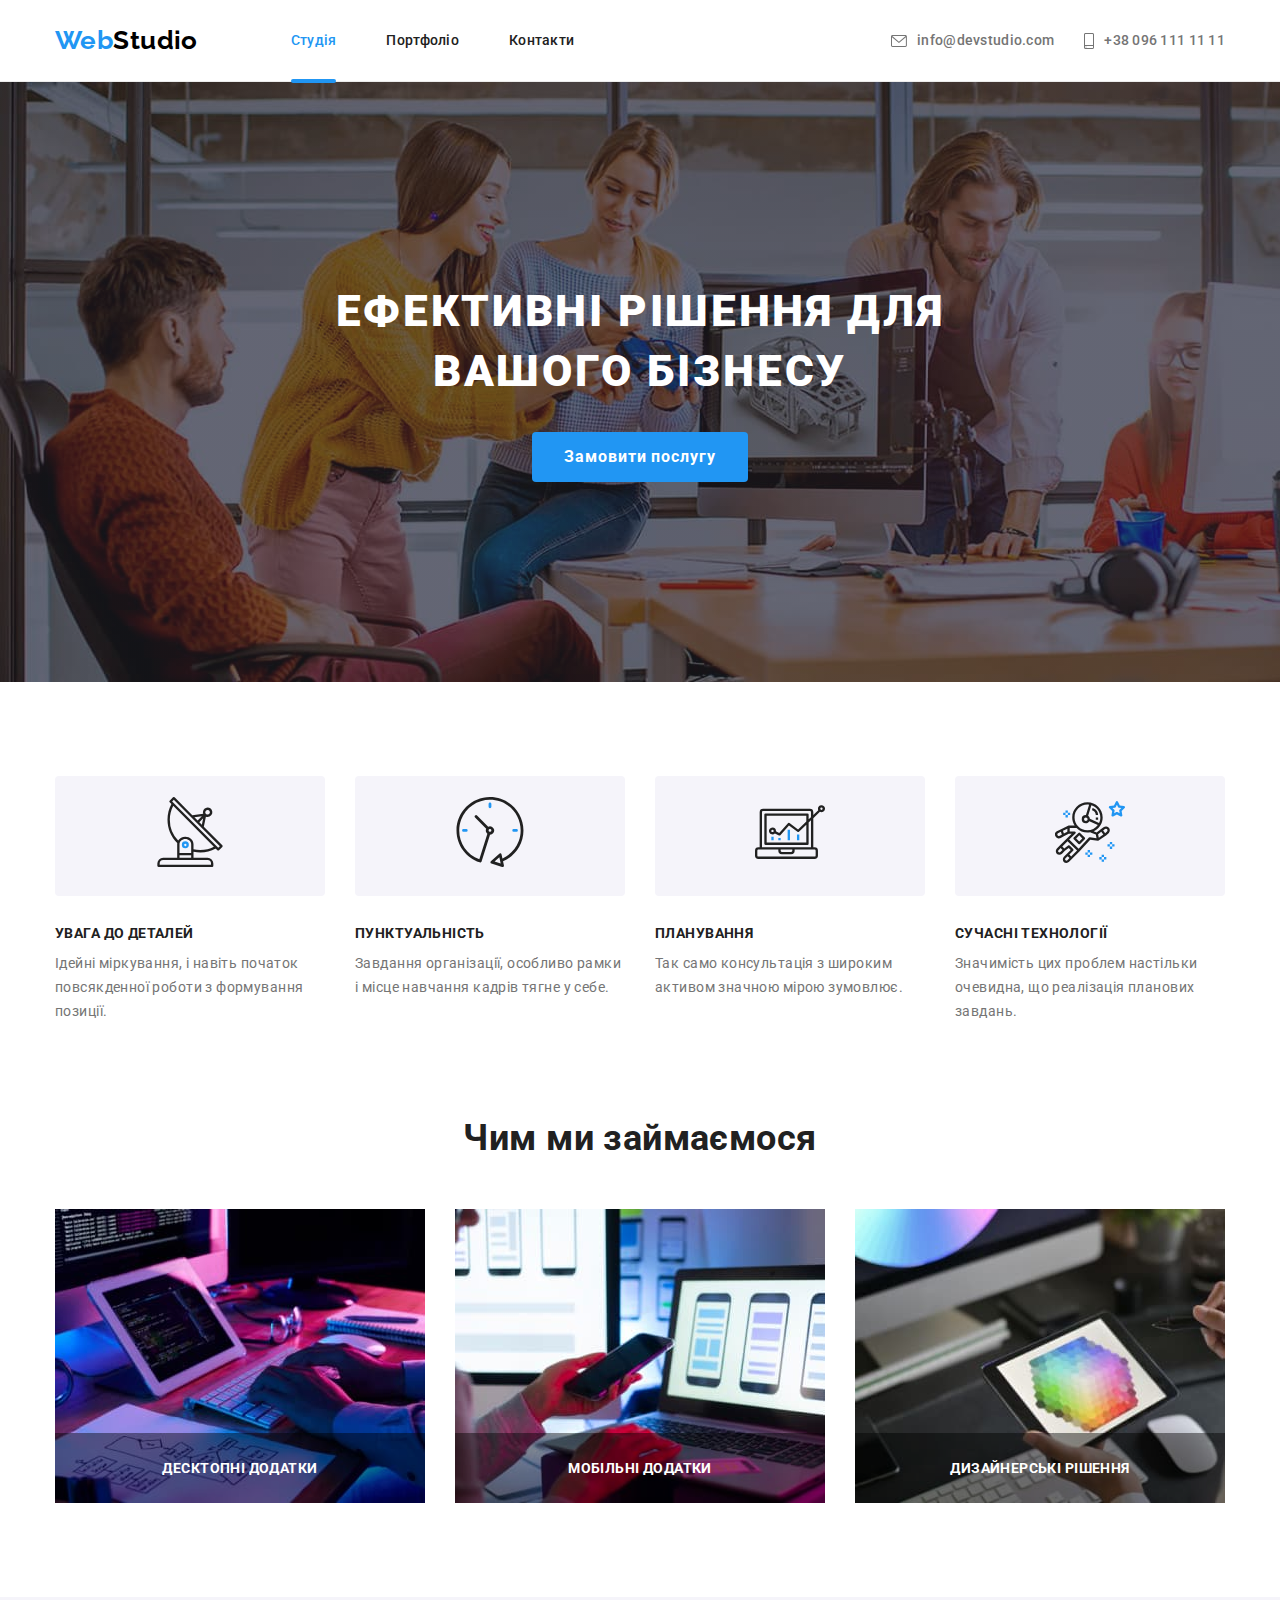
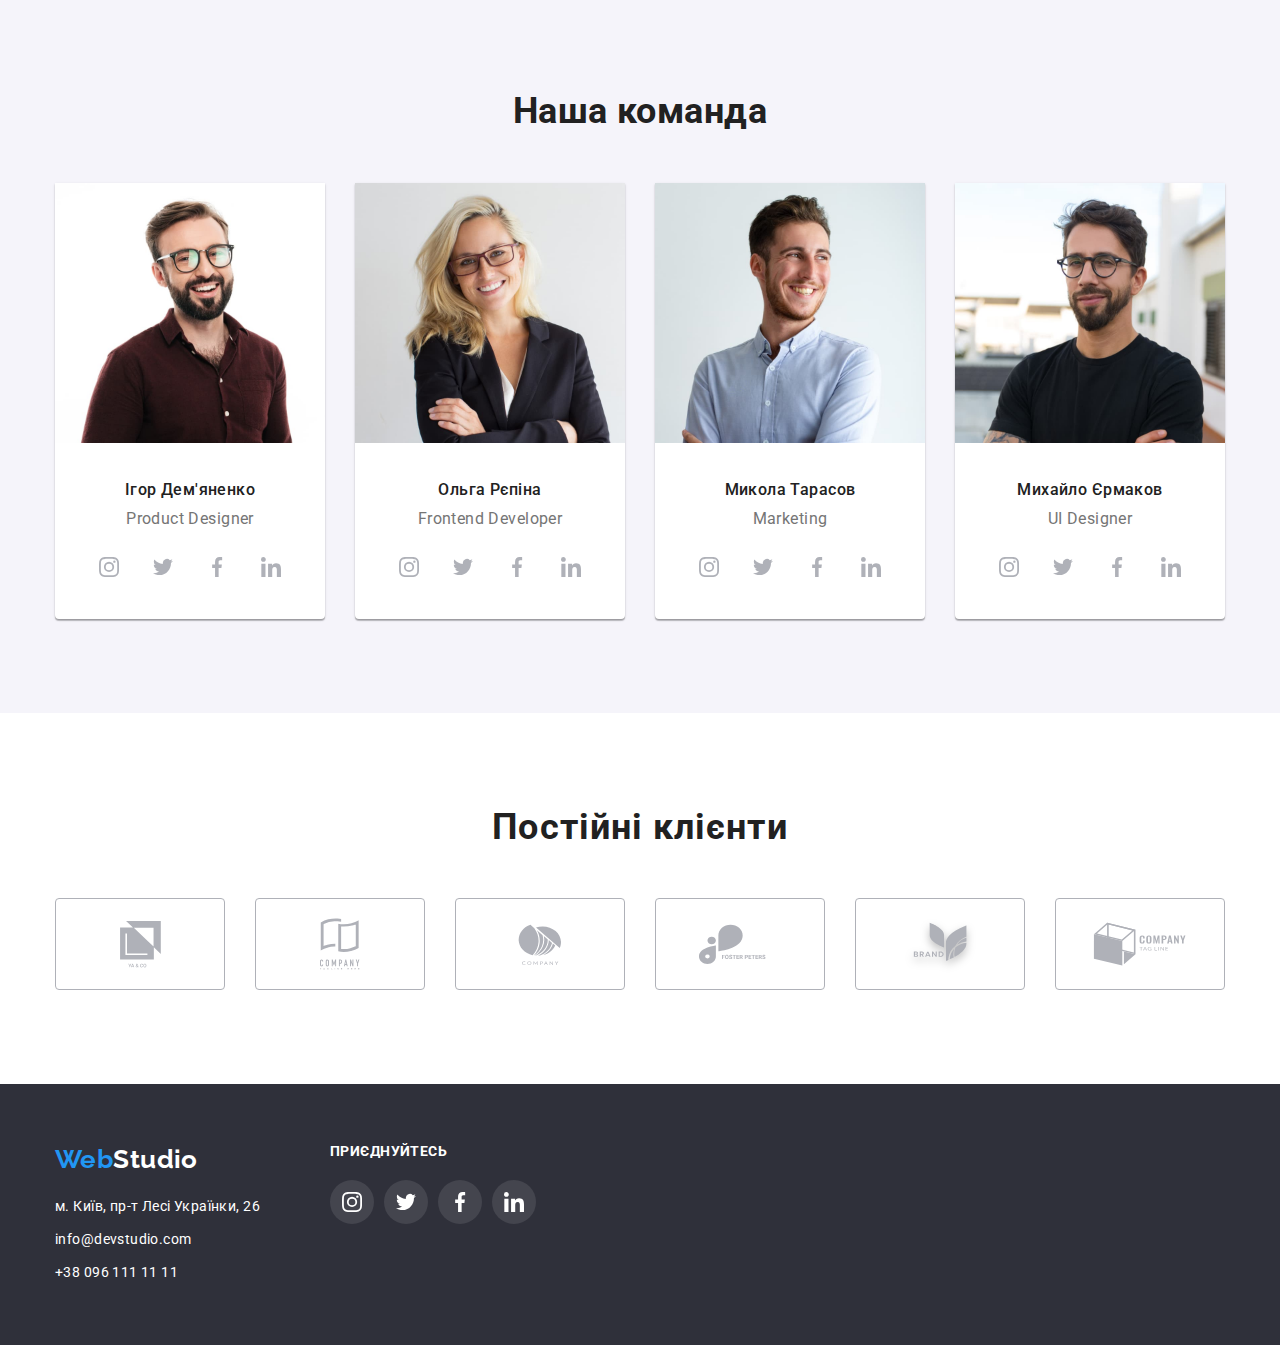
<file: index.html>
<!DOCTYPE html>
<html lang="uk">

<head>
  <meta charset="UTF-8" />
  <meta http-equiv="X-UA-Compatible" content="IE=edge" />
  <meta name="viewport" content="width=device-width, initial-scale=1.0" />
  <title>WebStudio-Головна</title>
  <link rel="preconnect" href="https://fonts.googleapis.com" />
  <link rel="preconnect" href="https://fonts.gstatic.com" crossorigin />
  <link href="https://fonts.googleapis.com/css2?family=Raleway:wght@700&family=Roboto:wght@400;500;700;900&display=swap"
    rel="stylesheet" />
  <link rel="stylesheet"
    href="https://cdnjs.cloudflare.com/ajax/libs/modern-normalize/1.1.0/modern-normalize.min.css" />
  <link rel="stylesheet" href="./css/styles.css" />
</head>

<body>
  <!-- Header -->
  <header class="page-header">
    <div class="container header">
      <nav class="main-nav">
        <a href="index.html" class="logo-head">
          <span class="logo-first">Web</span>Studio</a>
        <ul class="site-nav list">
          <li class="item">
            <a href="./index.html" class="link current">Студія</a>
          </li>
          <li class="item">
            <a href="./portfolio.html" class="link">Портфоліо</a>
          </li>
          <li class="item">
            <a href="./index.html" class="link">Контакти</a>
          </li>
        </ul>
      </nav>
      <ul class="list">
        <li class="list-item">
          <a href="mailto:info@devstudio.com" class="contacts"> <svg class="header-contacts-icon" width="16px"
              height="12px">
              <use href="./images/icons.svg#icon-envelope-hover"></use>
            </svg><span>info@devstudio.com</span></a>
        </li>
        <li class="list-item">
          <a href="tell:+38096111111" class="contacts"><svg class="header-contacts-icon" width="10px" height="16px">
              <use href="./images/icons.svg#icon-smartphone"></use>
            </svg><span>+38 096 111 11 11</span></a>
        </li>
      </ul>
    </div>
  </header>

  <main>
    <!-- Section 1 Hero -->
    <section class="hero">
      <div class="overlay">
        <div class="container">
          <h1 class="hero-title">
            Ефективні рішення для<br />
            вашого бізнесу
          </h1>
          <button data-modal-open type="button">Замовити послугу</button>
        </div>
      </div>
    </section>

    <!-- Section 2 Privileges -->
    <section class="section-privileges">
      <div class="container privileges">
        <h2 class="section-title visually-hidden">Привілегії</h2>
        <ul class="list">
          <li class="privileges-item">
            <div class="privileges-card">
              <div class="privileges-card-inner">
                <svg class="privileges-card-icon" width="70" height="70">
                  <use href="./images/icons.svg#icon-antenna-1"></use>
                </svg>
              </div>
            </div>
            <h3 class="privileges-title">увага до деталей</h3>
            <p class="privileges-description">
              Ідейні міркування, і навіть початок повсякденної роботи з
              формування позиції.
            </p>
          </li>
          <li class="privileges-item">
            <div class="privileges-card">
              <div class="privileges-card-inner">
                <svg class="privileges-card-icon" width="70" height="70">
                  <use href="./images/icons.svg#icon-clock-1"></use>
                </svg>
              </div>
            </div>
            <h3 class="privileges-title">пунктуальність</h3>
            <p class="privileges-description">
              Завдання організації, особливо рамки і місце навчання кадрів
              тягне у себе.
            </p>
          </li>
          <li class="privileges-item">
            <div class="privileges-card">
              <div class="privileges-card-inner">
                <svg class="privileges-card-icon" width="70" height="70">
                  <use href="./images/icons.svg#icon-diagram-1"></use>
                </svg>
              </div>
            </div>
            <h3 class="privileges-title">планування</h3>
            <p class="privileges-description">
              Так само консультація з широким активом значною мірою зумовлює.
            </p>
          </li>
          <li class="privileges-item">
            <div class="privileges-card">
              <div class="privileges-card-inner">
                <svg class="privileges-card-icon" width="70" height="70">
                  <use href="./images/icons.svg#icon-astronaut-1"></use>
                </svg>
              </div>
            </div>
            <h3 class="privileges-title">сучасні технології</h3>
            <p class="privileges-description">
              Значимість цих проблем настільки очевидна, що реалізація
              планових завдань.
            </p>
          </li>
        </ul>
    </section>
    </div>

    <!-- Section 3 Work -->
    <section class="section-work">
      <div class="container">
        <h2 class="section-title">Чим ми займаємося</h2>
        <ul class="list">
          <li class="work-item">
            <div class="work-img-container">
              <img src="./images/img1.jpg" alt="Десктопні додатки" width="370" />
              <p class="work-img-content">десктопні додатки</p>
            </div>
          </li>
          <li class="work-item">
            <div class="work-img-container">
              <img src="./images/img2.jpg" alt="Мобільні додатки" width="370" />
              <p class="work-img-content">мобільні додатки</p>
            </div>
          </li>
          <li class="work-item">
            <div class="work-img-container">
              <img src="./images/img3.jpg" alt="Дизайнерські рішення" width="370" />
              <p class="work-img-content">дизайнерські рішення</p>
            </div>
          </li>
        </ul>
      </div>
    </section>

    <!-- Section 4 Team -->
    <section class="section-team">
      <div class="container">
        <h2 class="section-title">Наша команда</h2>
        <ul class="list team">
          <li class="team-item">
            <img src="./images/img.jpg" alt="перший член команди" width="270" height="260" />
            <h3 class="team-name">Ігор Дем'яненко</h3>
            <p lang="en" class="team-position">Product Designer</p>
            <ul class="team-soc-list list">
              <li class="team-soc-item"><a href="./index.html" class="team-soc-link"><svg class="team-soc-icon"
                    width="20px" height="20px">
                    <use href="./images/icons.svg#icon-instagram-2"></use>
                  </svg></a></li>
              <li class="team-soc-item"><a href="./index.html" class="team-soc-link"><svg class="team-soc-icon"
                    width="20px" height="20px">
                    <use href="./images/icons.svg#icon-twitter"></use>
                  </svg></a></li>
              <li class="team-soc-item"><a href="./index.html" class="team-soc-link"><svg class="team-soc-icon"
                    width="20px" height="20px">
                    <use href="./images/icons.svg#icon-facebook-1"></use>
                  </svg></a></li>
              <li class="team-soc-item"><a href="./index.html" class="team-soc-link"><svg class="team-soc-icon"
                    width="20px" height="20px">
                    <use href="./images/icons.svg#icon-linkedin-1"></use>
                  </svg></a></li>
            </ul>
          </li>
          <li class="team-item">
            <img src="./images/img_1.jpg" alt="другий член команди" width="270" height="260" />
            <h3 class="team-name">Ольга Рєпіна</h3>
            <p lang="en" class="team-position">Frontend Developer</p>
            <ul class="team-soc-list list">
              <li class="team-soc-item"><a href="./index.html" class="team-soc-link"><svg class="team-soc-icon"
                    width="20px" height="20px">
                    <use href="./images/icons.svg#icon-instagram-2"></use>
                  </svg></a></li>
              <li class="team-soc-item"><a href="./index.html" class="team-soc-link"><svg class="team-soc-icon"
                    width="20px" height="20px">
                    <use href="./images/icons.svg#icon-twitter"></use>
                  </svg></a></li>
              <li class="team-soc-item"><a href="./index.html" class="team-soc-link"><svg class="team-soc-icon"
                    width="20px" height="20px">
                    <use href="./images/icons.svg#icon-facebook-1"></use>
                  </svg></a></li>
              <li class="team-soc-item"><a href="./index.html" class="team-soc-link"><svg class="team-soc-icon"
                    width="20px" height="20px">
                    <use href="./images/icons.svg#icon-linkedin-1"></use>
                  </svg></a></li>
            </ul>
          </li>
          <li class="team-item">
            <img src="./images/img_2.jpg" alt=" третій член команди" width="270" height="260" />
            <h3 class="team-name">Микола Тарасов</h3>
            <p lang="en" class="team-position">Marketing</p>
            <ul class="team-soc-list list">
              <li class="team-soc-item"><a href="./index.html" class="team-soc-link"><svg class="team-soc-icon"
                    width="20px" height="20px">
                    <use href="./images/icons.svg#icon-instagram-2"></use>
                  </svg></a></li>
              <li class="team-soc-item"><a href="./index.html" class="team-soc-link"><svg class="team-soc-icon"
                    width="20px" height="20px">
                    <use href="./images/icons.svg#icon-twitter"></use>
                  </svg></a></li>
              <li class="team-soc-item"><a href="./index.html" class="team-soc-link"><svg class="team-soc-icon"
                    width="20px" height="20px">
                    <use href="./images/icons.svg#icon-facebook-1"></use>
                  </svg></a></li>
              <li class="team-soc-item"><a href="./index.html" class="team-soc-link"><svg class="team-soc-icon"
                    width="20px" height="20px">
                    <use href="./images/icons.svg#icon-linkedin-1"></use>
                  </svg></a></li>
            </ul>
          </li>
          <li class="team-item">
            <img src="./images/img_3.jpg" alt="четвертий член команди" width="270" height="260" />
            <h3 class="team-name">Михайло Єрмаков</h3>
            <p lang="en" class="team-position">UI Designer</p>
            <ul class="team-soc-list list">
              <li class="team-soc-item"><a href="./index.html" class="team-soc-link"><svg class="team-soc-icon"
                    width="20px" height="20px">
                    <use href="./images/icons.svg#icon-instagram-2"></use>
                  </svg></a></li>
              <li class="team-soc-item"><a href="./index.html" class="team-soc-link"><svg class="team-soc-icon"
                    width="20px" height="20px">
                    <use href="./images/icons.svg#icon-twitter"></use>
                  </svg></a></li>
              <li class="team-soc-item"><a href="./index.html" class="team-soc-link"><svg class="team-soc-icon"
                    width="20px" height="20px">
                    <use href="./images/icons.svg#icon-facebook-1"></use>
                  </svg></a></li>
              <li class="team-soc-item"><a href="./index.html" class="team-soc-link"><svg class="team-soc-icon"
                    width="20px" height="20px">
                    <use href="./images/icons.svg#icon-linkedin-1"></use>
                  </svg></a></li>
            </ul>
          </li>
        </ul>
      </div>
    </section>

    <!-- Section 5 Clients -->
    <section class="section-clients">
      <div class="clients-container container">
        <h2 class="clients">Постійні клієнти</h2>
        <ul class="clients-list list">
          <li class="clients-item"><a href="" class="clients-link"><svg class="clients-icon" width="41px"
                height="46.7px">
                <use href="./images/icons.svg#icon-group"></use>
              </svg></a></li>
          <li class="clients-item"><a href="" class="clients-link"><svg class="clients-icon" width="40px" height="52px">
                <use href="./images/icons.svg#icon-group-1"></use>
              </svg></a></li>
          <li class="clients-item"><a href="" class="clients-link"><svg class="clients-icon" width="43.46px"
                height="41.18px">
                <use href="./images/icons.svg#icon-group-2"></use>
              </svg></a></li>
          <li class="clients-item"><a href="" class="clients-link"><svg class="clients-icon" width="84.44px"
                height="40.62px">
                <use href="./images/icons.svg#icon-group-3"></use>
              </svg></a></li>
          <li class="clients-item"><a href="" class="clients-link"><svg class="clients-icon brand" width="62.54px"
                height="45.43px">
                <use href="./images/icons.svg#icon-group-4"></use>
              </svg></a></li>
          <li class="clients-item"><a href="" class="clients-link"><svg class="clients-icon" width="93.79px"
                height="43.93px">
                <use href="./images/icons.svg#icon-group-5"></use>
              </svg></a></li>
        </ul>
      </div>
    </section>
  </main>
  <!-- Footer -->
  <footer>
    <div class="container footer">
      <div class="footer-addres">
        <a href="/" class="logo-footer"><span class="logo-first">Web</span>Studio</a>
        <address class="address">
          <ul class="list footer">
            <li class="footer-item">
              <a href="https://goo.gl/maps/CPtrU1FHBa2aNyZL9" target="_blank" rel="noopener noreferrer nofollow">м.
                Київ, пр-т Лесі Українки, 26</a>
            </li>
            <li class="footer-item">
              <a href="mailto:info@devstudio.com" class="contacts-footer">info@devstudio.com</a>
            </li>
            <li class="footer-item">
              <a href="tel+380961111111" class="contacts-footer">+38 096 111 11 11</a>
            </li>
          </ul>
        </address>
      </div>
      <div class="footer-soc">
        <h2 class="join">приєднуйтесь</h2>
        <ul class="footer-soc-list list">
          <li class="footer-soc-item"><a href="./index.html" class="footer-soc-link"><svg class="footer-soc-icon"
                width="20px" height="20px">
                <use href="./images/icons.svg#icon-instagram-2"></use>
              </svg></a></li>
          <li class="footer-soc-item"><a href="./index.html" class="footer-soc-link"><svg class="footer-soc-icon"
                width="20px" height="20px">
                <use href="./images/icons.svg#icon-twitter"></use>
              </svg></a></li>
          <li class="footer-soc-item"><a href="./index.html" class="footer-soc-link"><svg class="footer-soc-icon"
                width="20px" height="20px">
                <use href="./images/icons.svg#icon-facebook-1"></use>
              </svg></a></li>
          <li class="footer-soc-item"><a href="./index.html" class="footer-soc-link"><svg class="footer-soc-icon"
                width="20px" height="20px">
                <use href="./images/icons.svg#icon-linkedin-1"></use>
              </svg></a></li>
        </ul>
      </div>
    </div>
  </footer>
  <div class="backdrop is-hidden" data-modal>
    <div class="modal">
      <button data-modal-close type="button" class="modal-btn">
        <svg class="modal-btn-icon" width="18" height="18">
          <use href="./images/close.svg#icon-Vector"></use>
        </svg>
      </button>
    </div>
  </div>
  <script src="./js/modal.js"></script>
</body>

</html>
</file>
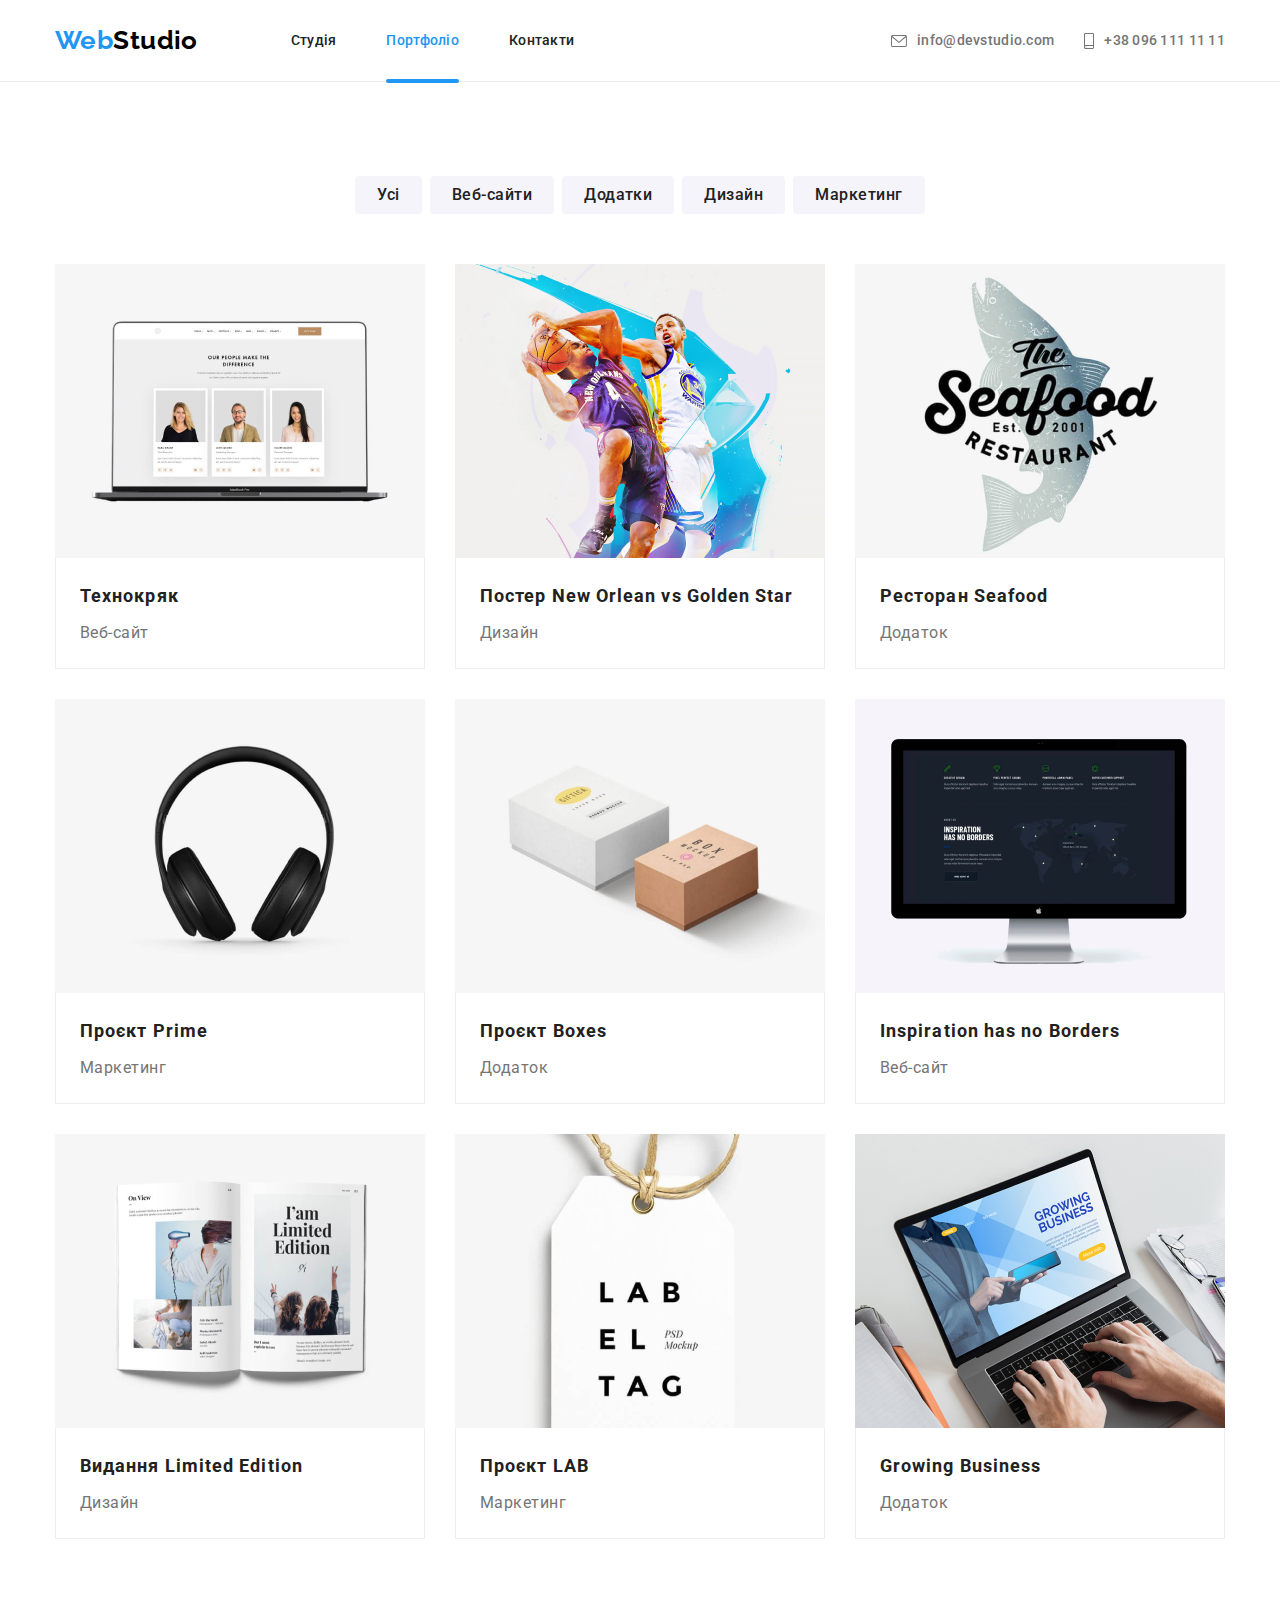
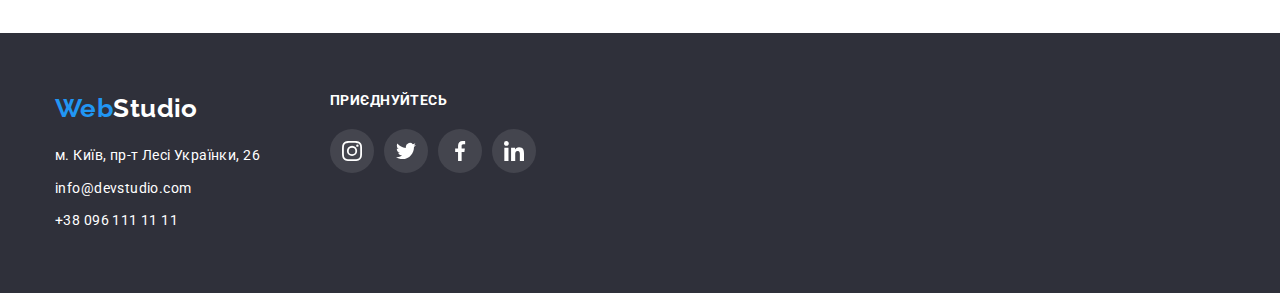
<file: portfolio.html>
<!DOCTYPE html>
<html lang="uk">

<head>
  <meta charset="UTF-8" />
  <meta http-equiv="X-UA-Compatible" content="IE=edge" />
  <meta name="viewport" content="width=device-width, initial-scale=1.0" />
  <title>Портфоліо</title>
  <link rel="preconnect" href="https://fonts.googleapis.com" />
  <link rel="preconnect" href="https://fonts.gstatic.com" crossorigin />
  <link href="https://fonts.googleapis.com/css2?family=Raleway:wght@700&family=Roboto:wght@400;500;700;900&display=swap"
    rel="stylesheet" />
  <link rel="stylesheet"
    href="https://cdnjs.cloudflare.com/ajax/libs/modern-normalize/1.1.0/modern-normalize.min.css" />

  <link rel="stylesheet" href="./css/styles.css" />
</head>

<body>
  <header class="page-header">
    <div class="container header">
      <nav class="main-nav">
        <a href="index.html" class="logo-head">
          <span class="logo-first">Web</span>Studio</a>
        <ul class="site-nav list">
          <li class="item">
            <a href="./index.html" class="link">Студія</a>
          </li>
          <li class="item">
            <a href="./portfolio.html" class="link current">Портфоліо</a>
          </li>
          <li class="item">
            <a href="./index.html" class="link">Контакти</a>
          </li>
        </ul>
      </nav>
      <ul class="list">
        <li class="list-item">
          <a href="mailto:info@devstudio.com" class="contacts">
            <svg class="header-contacts-icon" width="16px" height="12px">
              <use href="./images/icons.svg#icon-envelope-hover"></use>
            </svg><span>info@devstudio.com</span></a>
        </li>
        <!-- тестовий комент -->
        <li class="list-item">
          <a href="tell:+38096111111" class="contacts"><svg class="header-contacts-icon" width="10px" height="16px">
              <use href="./images/icons.svg#icon-smartphone"></use>
            </svg><span>+38 096 111 11 11</span></a>
        </li>
      </ul>
    </div>
  </header>

  <main>
    <div class="container">
      <section class="section our-works">
        <h1 class="section-title visually-hidden">Наші роботи</h1>
        <ul class="list btn">
          <li class="btn-item">
            <button type="button" class="button">Усі</button>
          </li>
          <li class="btn-item">
            <button type="button" class="button">Веб-сайти</button>
          </li>
          <li class="btn-item">
            <button type="button" class="button">Додатки</button>
          </li>
          <li class="btn-item">
            <button type="button" class="button">Дизайн</button>
          </li>
          <li class="btn-item">
            <button type="button" class="button">Маркетинг</button>
          </li>
        </ul>
        <ul class="list project">
          <li class="project-item">
            <a href="./portfolio.html" class="project-link">
              <div class="project-img-container">
                <img src="./images/img-1.jpg" alt="ноутбук" width="370" />
                <p class="project-img-content">Ресурс пропонує комплексні пропозиції з різним рівнем функціоналу та
                  сервісів. Все це дозволить відвідувачу отримати
                  вичерпні відомості про компанію чи приватну особу.</p>
              </div>
              <div class="project-border">
                <h2 class="project-title">Технокряк</h2>
                <p class="project-text">Веб-сайт</p>
              </div>
            </a>
          </li>
          <li class="project-item">
            <a href="./portfolio.html" class="project-link">
              <div class="project-img-container"><img src="./images/img-2.jpg" alt="баскетболісти" width="370" />
                <p class="project-img-content">Ресурс пропонує комплексні пропозиції з різним рівнем функціоналу та
                  сервісів. Все це дозволить відвідувачу отримати
                  вичерпні відомості про компанію чи приватну особу.</p>
              </div>
              <div class="project-border">
                <h2 class="project-title">
                  Постер <span lang="en">New Orlean vs Golden Star</span>
                </h2>
                <p class="project-text">Дизайн</p>
              </div>
            </a>
          </li>
          <li class="project-item">
            <a href="./portfolio.html" class="project-link">
              <div class="project-img-container"><img src="./images/img-3.jpg" alt="логотип ресторану" width="370" />
                <p class="project-img-content">Ресурс пропонує комплексні пропозиції з різним рівнем функціоналу та
                  сервісів. Все це дозволить відвідувачу отримати
                  вичерпні відомості про компанію чи приватну особу.</p>
              </div>
              <div class="project-border">
                <h2 class="project-title">
                  Ресторан <span lang="en">Seafood</span>
                </h2>
                <p class="project-text">Додаток</p>
              </div>
            </a>
          </li>
          <li class="project-item">
            <a href="./portfolio.html" class="project-link">
              <div class="project-img-container"><img src="./images/img-4.jpg" alt="навушнкики" width="370" />
                <p class="project-img-content">Ресурс пропонує комплексні пропозиції з різним рівнем функціоналу та
                  сервісів. Все це дозволить відвідувачу отримати
                  вичерпні відомості про компанію чи приватну особу.</p>
              </div>
              <div class="project-border">
                <h2 class="project-title">
                  Проєкт <span lang="en">Prime</span>
                </h2>
                <p class="project-text">Маркетинг</p>
              </div>
            </a>
          </li>
          <li class="project-item">
            <a href="./portfolio.html" class="project-link">
              <div class="project-img-container"><img src="./images/img-5.jpg" alt="коробки" width="370" />
                <p class="project-img-content">Ресурс пропонує комплексні пропозиції з різним рівнем функціоналу та
                  сервісів. Все це дозволить відвідувачу отримати
                  вичерпні відомості про компанію чи приватну особу.</p>
              </div>
              <div class="project-border">
                <h2 class="project-title">
                  Проєкт <span lang="en">Boxes</span>
                </h2>
                <p class="project-text">Додаток</p>
              </div>
            </a>
          </li>
          <li class="project-item">
            <a href="./portfolio.html" class="project-link">
              <div class="project-img-container"><img src="./images/img-6.jpg" alt="компʼютер" width="370" />
                <p class="project-img-content">Ресурс пропонує комплексні пропозиції з різним рівнем функціоналу та
                  сервісів. Все це дозволить відвідувачу отримати
                  вичерпні відомості про компанію чи приватну особу.</p>
              </div>
              <div class="project-border">
                <h2 class="project-title" lang="en">
                  Inspiration has no Borders
                </h2>
                <p class="project-text">Веб-сайт</p>
              </div>
            </a>
          </li>
          <li class="project-item">
            <a href="./portfolio.html" class="project-link">
              <div class="project-img-container"><img src="./images/img-7.jpg" alt="книжка" width="370" />
                <p class="project-img-content">Ресурс пропонує комплексні пропозиції з різним рівнем функціоналу та
                  сервісів. Все це дозволить відвідувачу отримати
                  вичерпні відомості про компанію чи приватну особу.</p>
              </div>
              <div class="project-border">
                <h2 class="project-title">
                  Видання <span lang="en">Limited Edition</span>
                </h2>
                <p class="project-text">Дизайн</p>
              </div>
            </a>
          </li>
          <li class="project-item">
            <a href="./portfolio.html" class="project-link">
              <div class="project-img-container"><img src="./images/img-8.jpg" alt="бірка" width="370" />
                <p class="project-img-content">Ресурс пропонує комплексні пропозиції з різним рівнем функціоналу та
                  сервісів. Все це дозволить відвідувачу отримати
                  вичерпні відомості про компанію чи приватну особу.</p>
              </div>
              <div class="project-border">
                <h2 class="project-title">
                  Проєкт <span lang="en">LAB</span>
                </h2>
                <p class="project-text">Маркетинг</p>
              </div>
            </a>
          </li>
          <li class="project-item">
            <a href="./portfolio.html" class="project-link">
              <div class="project-img-container"><img src="./images/img-9.jpg" alt="робота за ноутбуком" width="370" />
                <p class="project-img-content">Ресурс пропонує комплексні пропозиції з різним рівнем функціоналу та
                  сервісів. Все це дозволить відвідувачу отримати
                  вичерпні відомості про компанію чи приватну особу.</p>
              </div>
              <div class="project-border">
                <h2 class="project-title" lang="en">Growing Business</h2>
                <p class="project-text">Додаток</p>
              </div>
            </a>
          </li>
        </ul>
      </section>
    </div>
  </main>

  <footer>
    <div class="container footer">
      <div class="footer-addres">
        <a href="/" class="logo-footer"><span class="logo-first">Web</span>Studio</a>
        <address class="address">
          <ul class="list footer">
            <li class="footer-item">
              <a href="https://goo.gl/maps/CPtrU1FHBa2aNyZL9" target="_blank" rel="noopener noreferrer nofollow">м.
                Київ, пр-т Лесі Українки, 26</a>
            </li>
            <li class="footer-item">
              <a href="mailto:info@devstudio.com" class="contacts-footer">info@devstudio.com</a>
            </li>
            <li class="footer-item">
              <a href="tel+380961111111" class="contacts-footer">+38 096 111 11 11</a>
            </li>
          </ul>
        </address>
      </div>
      <div class="footer-soc">
        <h2 class="join">приєднуйтесь</h2>
        <ul class="footer-soc-list list">
          <li class="footer-soc-item">
            <a href="./index.html" class="footer-soc-link"><svg class="footer-soc-icon" width="20px" height="20px">
                <use href="./images/icons.svg#icon-instagram-2"></use>
              </svg>
            </a>
          </li>
          <li class="footer-soc-item">
            <a href="./index.html" class="footer-soc-link"><svg class="footer-soc-icon" width="20px" height="20px">
                <use href="./images/icons.svg#icon-twitter"></use>
              </svg>
            </a>
          </li>
          <li class="footer-soc-item">
            <a href="./index.html" class="footer-soc-link"><svg class="footer-soc-icon" width="20px" height="20px">
                <use href="./images/icons.svg#icon-facebook-1"></use>
              </svg>
            </a>
          </li>
          <li class="footer-soc-item">
            <a href="./index.html" class="footer-soc-link"><svg class="footer-soc-icon" width="20px" height="20px">
                <use href="./images/icons.svg#icon-linkedin-1"></use>
              </svg>
            </a>
          </li>
        </ul>
      </div>
    </div>
  </footer>
</body>

</html>
</file>
<file: css/styles.css>
p,
h1,
h2,
h3,
h4,
h5,
h6 {
  margin: 0;
}

ul,
ol {
  margin: 0;
  padding-left: 0;
}

button {
  cursor: pointer;
}

address {
  font-style: normal;
}

:root {
  --primary-text-color: #757575;
  --secondary-text-color: #212121;
  --accent-color: #2196f3;
  --white-color: #ffffff;
}

body {
  max-width: 1600px;
  background: var(--white-color);
  color: var(--primary-text-color);
  font-family: Roboto, sans-serif;
  letter-spacing: 0.03em;
  font-weight: 400;
  font-size: 14px;
  line-height: 1.7;
}
.list {
  display: flex;
  list-style: none;
  margin-top: 0;
  margin-bottom: 0;
}
a {
  text-decoration: none;
}
.container {
  margin-left: auto;
  margin-right: auto;
  padding: 0 15px;
  width: 1200px;
  /* outline: 2px solid tomato; */
}

/* --------Хедер-------- */
.page-header {
  border-bottom: 1px solid #ececec;
}

.header {
  display: flex;
  align-items: center;
  

}

.logo-first {
  color: var(--accent-color);
}
.logo-head {
  display: flex;
  margin-right: 93px;
  padding-top: 25px;
  padding-bottom: 25px;

  color: #000000;
  font-family: Raleway;
  font-weight: 700;
  font-size: 26px;
  line-height: 1.2;


}

.main-nav {
  display: flex;
  align-items: center;
}

.site-nav .list {
  display: flex;
}

.site-nav .item:not(:last-child) {
  margin-right: 50px;
}
.site-nav .link {
  display: block;
  position: relative;
  color: var(--secondary-text-color);
  font-weight: 500;
  line-height: 1.14;
  letter-spacing: 0.02em;

  padding-top: 32px;
    padding-bottom: 32px;

  transition-property: color;
  transition-duration: 250ms;
    transition-timing-function: cubic-bezier(0.4, 0, 0.2, 1);
}

.site-nav .link.current {
  color: var(--accent-color);
}
.site-nav .link.current::after{
  content: '';
  position: absolute;
  bottom: -2px;
  left: 0px;

  width: 100%;
  height: 4px;

  background: #2196F3;
    border-radius: 2px;
}

.site-nav .link:hover,
.site-nav .link:focus {
  color: var(--accent-color);
}
.list-item + .list-item {
  margin-left: 30px;
}
.container > .list {
  margin-left: auto;
}
.contacts {
  display: flex;
  align-items: center;
  padding-top: 32px;
  padding-bottom: 32px;

  color: var(--primary-text-color);
  font-weight: 500;
  line-height: 1.14;
  letter-spacing: 0.02em;

  transition-property: color;
  transition-duration: 250ms;
    transition-timing-function: cubic-bezier(0.4, 0, 0.2, 1);
}
.contacts:hover,
.contacts:focus {
  color: var(--accent-color);
}
.contacts:hover .header-contacts-icon {
  fill: var(--accent-color);
}
.contacts:focus .header-contacts-icon {
  fill: var(--accent-color);
}

.header-contacts-icon {
  margin-right: 10px;
  fill: var(--primary-text-color);
}

/* --------Hero-------- */
.hero {
  display: flex;
  justify-content: center;
  align-items: center;
  height: 600px;
  max-width: 1600px;
  background-color: rgba(47, 48, 58, 0.4);
  background-image: linear-gradient(
      0deg,
      rgba(47, 48, 58, 0.4),
      rgba(47, 48, 58, 0.4)
    ),
    url(../images/hero.jpg);
  /* block-size: cover; */
  background-repeat: no-repeat;
  text-align: center;
}
.hero > .container {
  padding-top: 200px;
  padding-bottom: 200px;
}
.hero-title {
  margin-bottom: 30px;

  color: var(--white-color);
  font-weight: 900;
  font-size: 44px;
  line-height: 1.36;
  letter-spacing: 0.06em;
  text-transform: uppercase;
}
.hero button {
  padding: 10px 32px;
  border: var(--accent-color);
  border-radius: 4px;
  background-color: var(--accent-color);
  color: var(--white-color);

  font-weight: 700;
  font-size: 16px;
  line-height: 1.9;
  align-items: center;
  text-align: center;
  letter-spacing: 0.06em;
}

.section-title {
  margin-bottom: 50px;
  color: var(--secondary-text-color);
  font-size: 36px;
  line-height: 1.16;
  text-align: center;
}

/* --------privileges-------- */
.privileges-title {
  margin-bottom: 10px;
  color: var(--secondary-text-color);
  font-size: 14px;
  line-height: 1.14;
  text-transform: uppercase;
}
.privileges-item {
  margin-right: 30px;
  max-width: 270px;
}
.privileges-item:last-child {
  margin-right: 0;
}
.privileges {
  padding-top: 94px;
  padding-bottom: 94px;
}
.privileges-card {
  display: flex;
  justify-content: center;
  align-items: center;
  margin-bottom: 30px;
  background-color: #f5f4fa;
  border-radius: 4px;
  width: 270px;
  height: 120px;
}

/* --------Work-------- */
.work-item:not(:last-child) {
  margin-right: 30px;
}
.section-work > .container {
  padding-bottom: 94px;
}
.work-img-container img {
  display: block;
}
.work-img-container {
  position: relative;
  cursor: pointer;
  overflow: hidden;
}
.work-img-content {
  display: flex;
    justify-content: center;
    align-items: center;
    position: absolute;
    /* left: 0; */
    bottom: 0;
  
    /* transition-duration: 250ms;
    transition-property: transform;
    transition-timing-function: cubic-bezier(0.4, 0, 0.2, 1);
    transform: translateY(100%); */

    height: 70px;
    width: 100%;
    font-weight: 700;
      font-size: 14px;
      line-height: 16px;
      text-align: center;
      letter-spacing: 0.03em;
    text-transform: uppercase;
    color: var(--white-color);
    background: rgba(0, 0, 0, 0.432);
}
/* .work-img-container::before {
  content: "";
  position: absolute;
  right: 0;
  transition-duration: 250ms;
  transition-property: opacity;
  transition-timing-function: cubic-bezier(0.4, 0, 0.2, 1);
  border: 20px solid transparent;
  border-top: 20px solid var(--accent);
  border-right: 20px solid var(--accent);
  border-top-right-radius: 10px;
  opacity: 0;
  z-index: 1;
}
.work-img-container:hover .work-img-content {
  transform: translateY(0);
} */

/* --------Team-------- */
.section-team {
  background-color: #f5f4fa;
}
.section-team > .container {
  padding-top: 94px;
  padding-bottom: 94px;
}
.team-item {
  padding-bottom: 30px;
  background-color: #fff;
  box-shadow: 0px 1px 3px rgba(0, 0, 0, 0.12), 0px 1px 1px rgba(0, 0, 0, 0.14),
    0px 2px 1px rgba(0, 0, 0, 0.2);
  border-radius: 0px 0px 4px 4px;
}
.team-item:not(:last-child) {
  margin-right: 30px;
}
.team-name {
  margin-top: 30px;
  margin-bottom: 10px;
  color: var(--secondary-text-color);
  font-weight: 500;
  font-size: 16px;
  line-height: 1.18;
  text-align: center;
}
.team-position {
  font-size: 16px;
  line-height: 1.18;
  text-align: center;
}

.team-soc-item {
  width: 44px;
  height: 44px;
}

.team-soc-list {
  display: flex;
  justify-content: center;
  margin-top: 16px;
  gap: 10px;
}
.team-soc-link {
  display: flex;
  justify-content: center;
  align-items: center;
  border-radius: 50%;
  width: 100%;
  height: 100%;

  transition-property: background-color;
  transition-duration: 250ms;
    transition-timing-function: cubic-bezier(0.4, 0, 0.2, 1);
}
.team-soc-icon {
  fill: #afb1b8;
  transition-property: fill;
  transition-duration: 250ms;
  transition-timing-function: cubic-bezier(0.4, 0, 0.2, 1);

}

.team-soc-link:hover,
.team-soc-link:focus {
  background-color: var(--accent-color);
}
.team-soc-link:hover .team-soc-icon,
.team-soc-link:focus .team-soc-icon {
  fill: var(--white-color);

}

/* --------Clients-------- */
.clients-container {
  padding-top: 94px;
  padding-bottom: 94px;
}
.clients {
  margin-bottom: 50px;
  font-size: 36px;
  line-height: 1.16;
  text-align: center;
  letter-spacing: 0.03em;

  color: #212121;
}
.clients-list {
  gap: 30px;
}
.clients-item {
  width: 170px;
  height: 92px;
}
.clients-link:hover,
.clients-link:focus {
  border-color: var(--accent-color);
}
.clients-link:hover .clients-icon,
.clients-link:focus .clients-icon {
  fill: var(--accent-color);
}
.clients-link {
  display: flex;
  justify-content: center;
  align-items: center;
  width: 100%;
  height: 100%;
  border: 1px solid #afb1b8;
    border-radius: 4px;

    transition-property: border-color;
    transition-duration: 250ms;
      transition-timing-function: cubic-bezier(0.4, 0, 0.2, 1);
}
.clients-icon {
  fill: #afb1b8;

  transition-property: fill;
  transition-duration: 250ms;
  transition-timing-function: cubic-bezier(0.4, 0, 0.2, 1);
}
.clients-icon.brand {
  filter: drop-shadow(0px 4px 4px rgba(0, 0, 0, 0.25));
}

/* --------Footer-------- */
.container.footer {
  display: flex;
  padding-top: 60px;
  padding-bottom: 60px;
}
footer {
  background-color: #2f303a;
}
.address {
  color: var(--white-color);
}
.logo-footer {
  display: block;
  margin-bottom: 20px;
  color: var(--white-color);
  font-family: Raleway;
  font-weight: 700;
  font-size: 26px;
  line-height: 1.19;
}
.address a {
  color: var(--white-color);
  font-style: normal;

  transition-property: color;
  transition-duration: 250ms;
  transition-timing-function: cubic-bezier(0.4, 0, 0.2, 1);
}
.address a:hover,
.address a:focus {
  color: var(--accent-color);
}
.contacts-footer {
  color: rgba(255, 255, 255, 0.6);

  transition-property: color;
  transition-duration: 250ms;
  transition-timing-function: cubic-bezier(0.4, 0, 0.2, 1);
}
.contacts-footer:hover,
.contacts-footer:focus {
  color: var(--accent-color);
}
.list.footer {
  display: block;
}
.footer-item:not(:last-child) {
  margin-bottom: 9px;
}

.footer-soc {
  margin-left: 70px;
}
.join {
  margin-bottom: 20px;
  font-size: 14px;
  line-height: 1.14;
  letter-spacing: 0.03em;
  text-transform: uppercase;

  color: #ffffff;
}
.footer-soc-list {
  display: flex;
  justify-content: flex-start;
  gap: 10px;
}
.footer-soc-item {
  width: 44px;
  height: 44px;
}
.footer-soc-link:hover,
.footer-soc-link:focus {
  background-color: var(--accent-color);
}
.footer-soc-link {
  display: flex;
  justify-content: center;
  align-items: center;
  width: 100%;
  height: 100%;

  background: rgba(255, 255, 255, 0.1);
  border-radius: 50%;

  transition-property: background-color;
  transition-duration: 250ms;
  transition-timing-function: cubic-bezier(0.4, 0, 0.2, 1);
}
.footer-soc-icon {
  fill: var(--white-color);
}

/* --------Portfolio-------- */
.project {
  flex-wrap: wrap;
}
.project-item {
  width: 370px;
  margin-right: 30px;
  margin-bottom: 30px;
}
.project-item:nth-child(3n) {
  margin-right: 0;
}
.project-item:nth-last-child(-n + 3) {
  margin-bottom: 0;
}
.project-link {
  display: block;
  width: 100%;
  height: 100%;

  transition-property: box-shadow;
  transition-duration: 250ms;
  transition-timing-function: cubic-bezier(0.4, 0, 0.2, 1);
}
.project-link:hover,
.project-link:focus {
  box-shadow: 0px 1px 1px rgba(0, 0, 0, 0.12), 0px 4px 4px rgba(0, 0, 0, 0.06),
    1px 4px 6px rgba(0, 0, 0, 0.16);
}
.project-title {
  margin-bottom: 4px;
  font-weight: 700;
  font-size: 18px;
  line-height: 2;
  letter-spacing: 0.06em;
  color: var(--secondary-text-color);
}
.project-text {
  font-size: 16px;
  line-height: 1.87;
  letter-spacing: 0.03em;
  color: var(--primary-text-color);
}
.project-border {
  padding: 20px 24px;
  background-color: #fff;
  border: 1px solid #eeeeee;
  border-top: 0;
}
.project-item img {
  display: block;
}
.button {
  border: transparent;
  border-radius: 4px;
  padding: 6px 22px;

  background-color: #f5f4fa;
  color: var(--secondary-text-color);

  font-family: inherit;
  font-weight: 500;
  font-size: 16px;
  line-height: 1.62;
  text-align: center;
  letter-spacing: 0.03em;
  cursor: pointer;

  transition-property: background-color, color, box-shadow;
  transition-duration: 250ms;
    transition-timing-function: cubic-bezier(0.4, 0, 0.2, 1);
}
.button:hover,
.button:focus {
  background-color: var(--accent-color);
  color: var(--white-color);
  box-shadow: 0px 3px 1px rgba(0, 0, 0, 0.1), 0px 1px 2px rgba(0, 0, 0, 0.08),
      0px 2px 2px rgba(0, 0, 0, 0.12);
}


.project-img-container img {
  display: block;
}
.project-img-container {
  position: relative;
    cursor: pointer;
    overflow: hidden;
}
.project-img-content {
  display: flex;
  justify-content: center;
  align-items: center;
  position: absolute;
  padding: 63px 24px;
  left: 0;
  bottom: 0;

  transition-duration: 250ms;
  transition-property: transform;
  transition-timing-function: cubic-bezier(0.4, 0, 0.2, 1);
  transform: translateY(170%);

  height: 100%;
  width: 100%;
  font-weight: 400;
    font-size: 18px;
    line-height: 2;
    letter-spacing: 0.03em;
  
    color: #FFFFFF;
  background: rgba(33, 150, 243, 0.9);
}
.project-img-container::before {
  content: "";
    position: absolute;
    right: 0;
    transition-duration: 250ms;
    transition-property: opacity;
    transition-timing-function: cubic-bezier(0.4, 0, 0.2, 1);
    border: 20px solid transparent;
    border-top: 20px solid var(--accent);
    border-right: 20px solid var(--accent);
    border-top-right-radius: 10px;
    opacity: 0;
    z-index: 1;
}
.project-link:hover .project-img-content {
  transform: translateY(0);
}
.project-link:focus .project-img-content {
  transform: translateY(0);
}

.visually-hidden {
  position: absolute;
  white-space: nowrap;
  width: 1px;
  height: 1px;
  overflow: hidden;
  border: 0;
  padding: 0;
  clip: rect(0 0 0 0);
  clip-path: inset(50%);
  margin: -1px;
}

.list.btn {
  justify-content: center;
  margin-bottom: 50px;
}
.btn-item:not(:last-child) {
  margin-right: 8px;
}

.section.our-works {
  padding-top: 94px;
  padding-bottom: 94px;
}

/* --------Modal window-------- */
.backdrop {
  position: fixed;
  top: 0;
  left: 0;
  width: 100%;
  height: 100%;

  background-color: rgba(33, 33, 33, 0.5);

  transition: opacity 200ms linear, visibility 200ms linear;
}
.backdrop.is-hidden {
  visibility: hidden;
  opacity: 0;
  pointer-events: none;
}
.backdrop.is-hidden .modal{
  transform: translate(-50%, -50%) scaleY(0);
}
.modal {
  position: absolute;
  top: 50%;
  left: 50%;
  transform: translate(-50%, -50%);

  width: 528px;
  height: 581px;

  background-color: var(--white-color);

  transform: translate(-50%, -50%) scaleY(1);
  transition: transform 200ms linear;
}

.modal-btn {
  display: flex;
  justify-content: center;
  align-items: center
  ;
  width: 30px;
  height: 30px;
  position: absolute;
  top: 8px;
  right: 8px;
  border-radius: 50%;
  background: #FFFFFF;
    border: 1px solid rgba(0, 0, 0, 0.1);
}
.modal-btn-icon{
 
}
</file>
